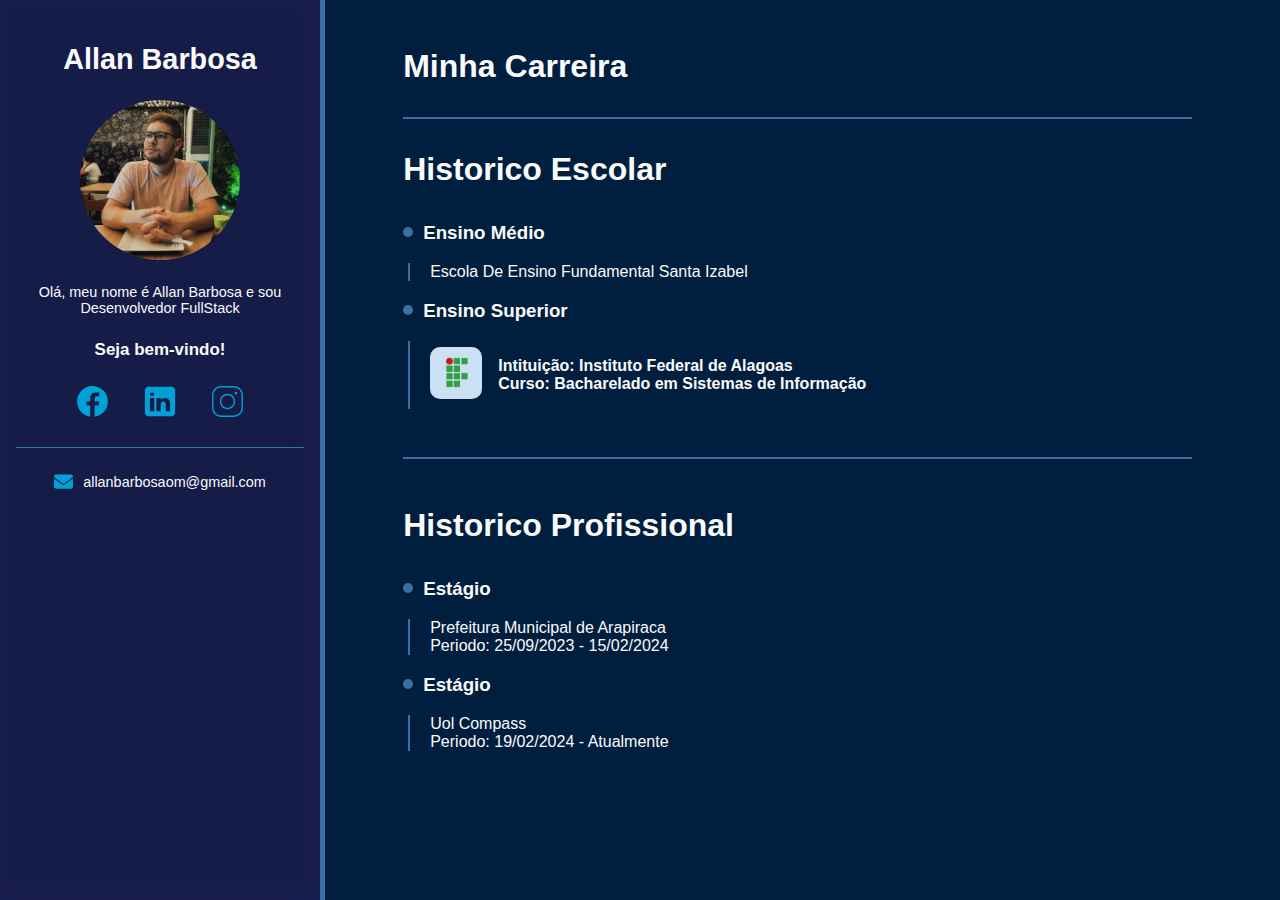
<file: Atividade_2/road.html>
<!DOCTYPE html>
<html>
<head>
    <meta charset="UTF-8">
    <title>Minha Carreira</title>
    <link rel="stylesheet" href="./css/road.css">
</head>
<body>
    <aside class="aside-container">
        <h1 class="aside-title">Allan Barbosa</h1>
        <img src="./img/PersonalPhoto.jpg" alt="personal photo" class="aside-personal-photo" />

        <p class="aside-about">Olá, meu nome é Allan Barbosa e sou Desenvolvedor FullStack</p>

        <h3 class="aside-welcome">Seja bem-vindo!</h3>

        <ul class="aside-social-media-container">
            <li><img src="./img/facebookLogo.svg" alt="facebook logo"></li>
            <li><img src="./img/linkedinLogo.svg" alt="linkedin logo"></li>
            <li><img src="./img/instagram.svg" alt="instagram logo"></li>
        </ul>

        <div class="aside_line"></div>

        <label class="aside-email">
            <img src="./img/email.svg" alt="new-post"/>
            <p>allanbarbosaom@gmail.com</p>
        </label>
    </aside>

    <main class="main-container">
        <h1>Minha Carreira</h1>

        <div class="road-line"></div>

        <section class="road-container">
            <h1>Historico Escolar</h1>
            <div class="road-school">
                <h3>Ensino Médio</h3>
                <p>Escola De Ensino Fundamental Santa Izabel</p>
                <h3>Ensino Superior</h3>
                <label>
                    <a href="http://www.ifal.edu.br/">
                        <img src="./img/IF.png" alt=""> 
                    </a>
                    <div>
                        <h4>
                            Intituição: Instituto Federal de Alagoas <br />
                            Curso: Bacharelado em Sistemas de Informação
                        </h4>
                    </div>
                    
                </label>
            </div>
            <div class="road-line"></div>
            <h1>Historico Profissional</h1>
            <div>
                <h3>Estágio</h3>
                <label>
                    <span>
                        Prefeitura Municipal de Arapiraca <br />
                        Periodo: 25/09/2023 - 15/02/2024
                    </span>
                </label>
                <h3>Estágio</h3>
                <label>
                    <span>
                        Uol Compass <br />
                        Periodo: 19/02/2024 - Atualmente
                    </span>
                </label>
                
            </div>
        </section>
    </main>
</body>
</html>
</file>
<file: Atividade_2/css/road.css>
* {
    font-family: 'Roboto', sans-serif;
    color: #fafafa;
    margin: 0;
    padding: 0;
    list-style: none;
    text-decoration: none;
}

body {
    width: 100%;
    height: 100vh;
    background-color: #001F3F;
    display: flex;
}

.aside-container {
    width: 25%;
    min-width: 200px;
    height: 100%;
    background: #151C48;
    display: flex;
    flex-direction: column;
    align-items: center;
    gap: 1.5em;
    box-shadow: inset -5px -5px 20px 10px #695acd0e;
    border-right: 5px solid #3B70A2;
    position: fixed;
    left: 0;
    top: 0;
    z-index: 2;
}

.aside-title {
    margin-top: 1.5em;
    font-size: calc(1vw + 1em);
}

.aside-personal-photo{
    width: 50%;
    border-radius: 50%;
}

.aside-about {
    width: 90%;
    text-align: center;
    font-size: calc(0.5vw + 0.5em);
}

.aside-welcome {
    width: 90%;
    text-align: center;
    font-size: calc(0.7vw + 0.5em);
}

.aside-social-media-container {
    width: 90%;
    display: flex;
    justify-content: center;
    gap: 2em;
}

.aside-social-media-container li img {
    width: calc(1.5vw + 1em);
}

.aside-social-media-container li img:hover {
    cursor: pointer;
    filter: drop-shadow(0px 0px 5px #3B70A2);
}

.aside_line {
    width: 90%;
    height: 1px;
    background: #3B70A2
}

.aside-email {
    width: fit-content;
    font-size: calc(0.5vw + 0.5em);
    display: flex;
    align-items: center;
    gap: 10px;
}

.aside-email img {
    width: calc(0.7vw + 0.7em);
}

.main-container {
    width: 70%;
    min-width: 550px;
    min-height: 750px;
    margin-left: calc(6em + 4vw + 20%);
    padding-top: 3em;
    display: flex;
    flex-direction: column;
}

.road-container {
    width: 100%;
    height: 100%;
    display: flex;
    flex-direction: column;
    gap: 1em;
    flex-wrap: wrap;
}

.road-line {
    width: 90%;
    height: 2px;
    background-color: #3B70A2;
    margin: 2em 0;
}

.road-school {
    width: 90%;
}

.road-container h3 {
    position: relative;
    margin: 1em 0;
    margin-left: 20px ;
}

.road-container h3:before {
    content: " ";
    display:    block;
    width: 10px;
    height: 10px;
    background-color: #3B70A2;
    border-radius: 50%;
    position: absolute;
    left: -20px;
    top: 5px;
}

.road-container p, .road-container label {
    border-left: 2px solid #3B70A2;
    padding-left: 20px;
    margin-left: 5px;
    display: block;
}

.road-container label img {
    width: 2em;
    padding: 10px;
    background-color: #cce0f3;
    border-radius: 10px;
}

.road-school label {
    display: flex !important;
    gap: 1em;
    align-items: center;
}

.road-container label h4 {
    margin: 1em 0;
}
</file>
